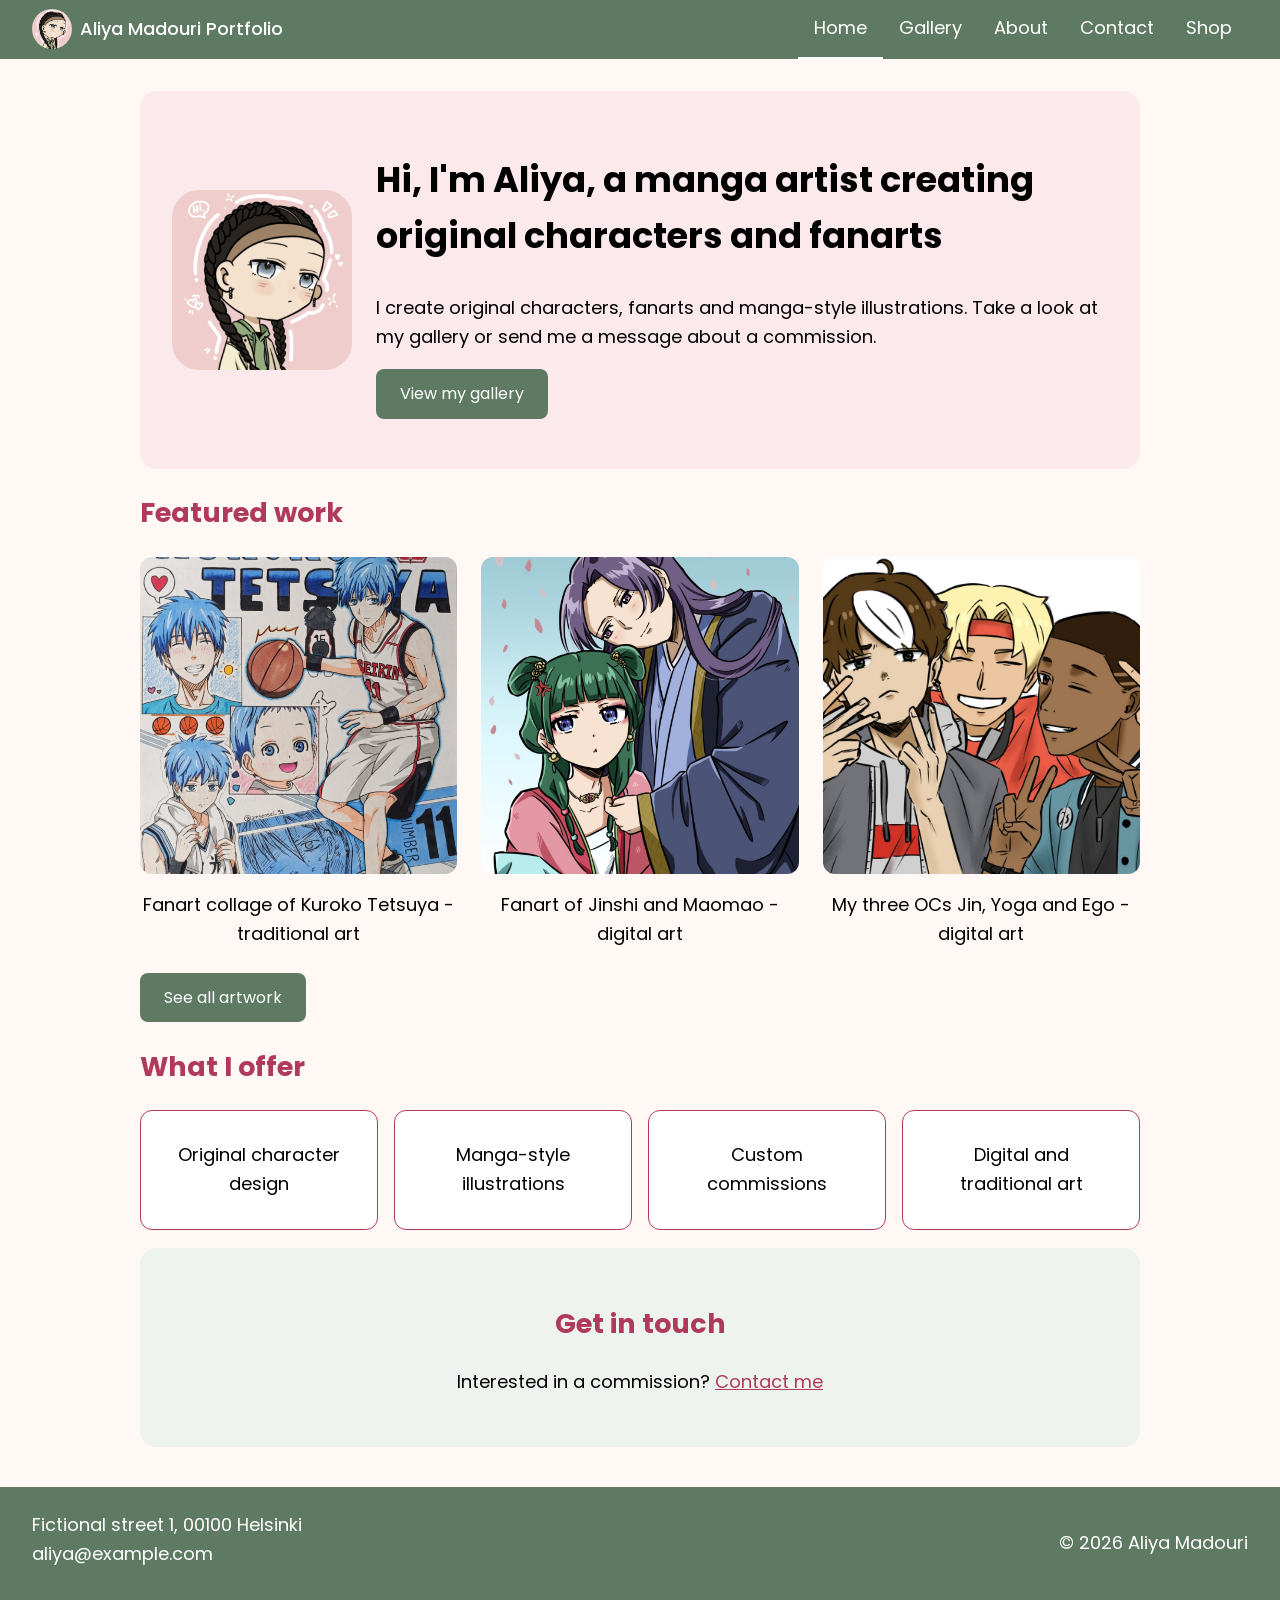
<file: index.html>
<!DOCTYPE html>
<html lang="en">
<head>
    <meta charset="UTF-8">
    <meta name="viewport" content="width=device-width, initial-scale=1.0">
    <title>Home - Aliya Madouri Portfolio</title>
    <link rel="preconnect" href="https://fonts.googleapis.com">
    <link rel="preconnect" href="https://fonts.gstatic.com" crossorigin>
    <link href="https://fonts.googleapis.com/css2?family=Poppins:wght@400;500&display=swap" rel="stylesheet">
    <link rel="stylesheet" href="styles.css">
</head>
<body>
    <header>
            <div class="navbar">
                <img src="images/pfp.png" alt="" class="pfp">
                <a href="index.html">Aliya Madouri Portfolio</a>
            </div>
            <nav aria-label="Main">
                <ul>
                    <li><a href="index.html" aria-current="page">Home</a></li>
                    <li><a href="gallery.html">Gallery</a></li>
                    <li><a href="about.html">About</a></li>
                    <li><a href="contact.html">Contact</a></li>
                    <li><a href="shop.html">Shop</a></li>
                </ul>
            </nav>
    </header>

    <main id="main">
        <section class="hero">
            <img src="images/pfp.png" alt="Illustrated portrait of Aliya" class="hero-photo">
            <div class="hero-text">
                <h1>Hi, I'm Aliya, a manga artist creating original characters and fanarts</h1>
                <p>I create original characters, fanarts and manga-style illustrations. Take a look at my gallery or send me a message about a commission.<p>
                <a href="gallery.html" class="button">View my gallery</a>
            </div>
        </section>

        <section class="work">
            <h2>Featured work</h2>
            <ul class="featured-grid">
                <li>
                    <figure>
                        <img src="images/knb.jpeg" alt="Kuroko Tetsuya fanart" width="400" height="400">
                        <figcaption>Fanart collage of Kuroko Tetsuya - traditional art</figcaption>
                    </figure>
                </li>
                <li>
                    <figure>
                        <img src="images/jinshixmaomao.jpg" alt="Jinshi and Maomao fanart" width="400" height="400">
                        <figcaption>Fanart of Jinshi and Maomao - digital art</figcaption>
                    </figure>
                </li>
                <li>
                    <figure>
                        <img src="images/ocs.jpg" alt="My OCs" width="400" height="400">
                        <figcaption>My three OCs Jin, Yoga and Ego - digital art</figcaption>
                    </figure>
                </li>  
            </ul>
            <a href="gallery.html" class="button">See all artwork</a>
        </section>

        <section class="offer">
            <h2>What I offer</h2>
            <ul>
                <li>Original character design</li>
                <li>Manga-style illustrations</li>
                <li>Custom commissions</li>
                <li>Digital and traditional art</li>
            </ul>
        </section>
        <section class="cta">
            <h2>Get in touch</h2>
            <p>Interested in a commission? <a href="contact.html" class="link_cta">Contact me</a></p>
        </section>
    </main>

    <footer>
        <address>
            Fictional street 1, 00100 Helsinki <br>
            <a href="mailto:aliya@example.com">aliya@example.com</a>
        </address>
        <p>&copy; 2026 Aliya Madouri</p>
    </footer>
</body>
</html>
</file>
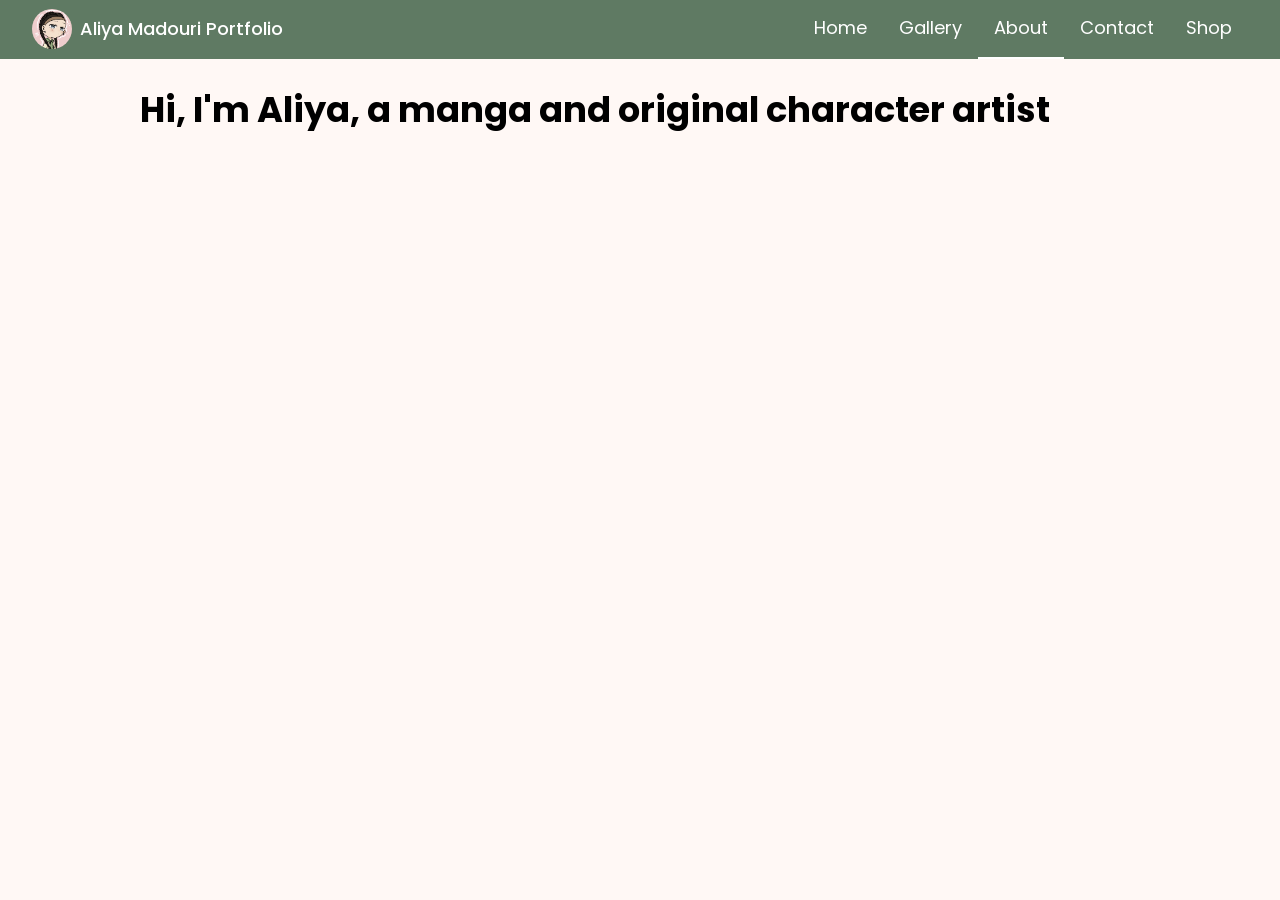
<file: about.html>
<!DOCTYPE html>
<html lang="en">
<head>
    <meta charset="UTF-8">
    <meta name="viewport" content="width=device-width, initial-scale=1.0">
    <title>About - Aliya Madouri Portfolio</title>
    <link rel="preconnect" href="https://fonts.googleapis.com">
    <link rel="preconnect" href="https://fonts.gstatic.com" crossorigin>
    <link href="https://fonts.googleapis.com/css2?family=Poppins:wght@400;500&display=swap" rel="stylesheet">
    <link rel="stylesheet" href="styles.css">
</head>
<body>
    <header>
            <div class="navbar">
                <img src="images/pfp.png" alt="" class="pfp">
                <a href="index.html">Aliya Madouri Portfolio</a>
            </div>
            <nav aria-label="Main">
                <ul>
                    <li><a href="index.html">Home</a></li>
                    <li><a href="gallery.html">Gallery</a></li>
                    <li><a href="about.html" aria-current="page">About</a></li>
                    <li><a href="contact.html">Contact</a></li>
                    <li><a href="shop.html">Shop</a></li>
                </ul>
            </nav>
    </header>

    <main id="main">
        <h1>Hi, I'm Aliya, a manga and original character artist</h1>
    </main>

</body>
</html>
</file>
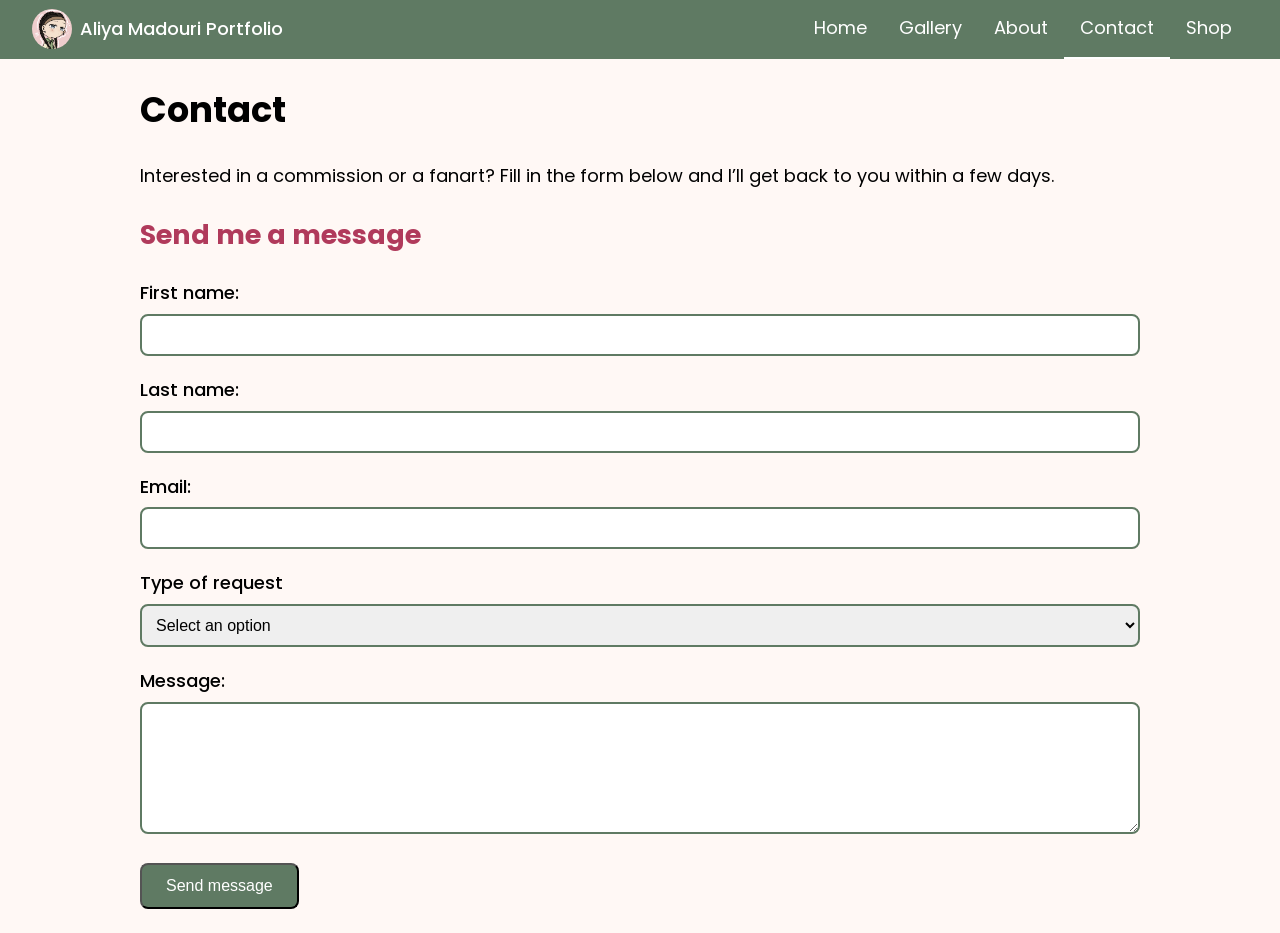
<file: contact.html>
<!DOCTYPE html>
<html lang="en">
<head>
    <meta charset="UTF-8">
    <meta name="viewport" content="width=device-width, initial-scale=1.0">
    <title>Contact - Aliya Madouri Portfolio</title>
    <link rel="preconnect" href="https://fonts.googleapis.com">
    <link rel="preconnect" href="https://fonts.gstatic.com" crossorigin>
    <link href="https://fonts.googleapis.com/css2?family=Poppins:wght@400;500&display=swap" rel="stylesheet">
    <link rel="stylesheet" href="styles.css">
</head>
<body>
    <header>
            <div class="navbar">
                <img src="images/pfp.png" alt="" class="pfp">
                <a href="index.html">Aliya Madouri Portfolio</a>
            </div>
            <nav aria-label="Main">
                <ul>
                    <li><a href="index.html">Home</a></li>
                    <li><a href="gallery.html">Gallery</a></li>
                    <li><a href="about.html">About</a></li>
                    <li><a href="contact.html" aria-current="page">Contact</a></li>
                    <li><a href="shop.html">Shop</a></li>
                </ul>
            </nav>
    </header>

    <main id="main">
        <h1>Contact</h1>
        <p>Interested in a commission or a fanart? Fill in the form below and I’ll get back to you within a few days.</p>
        <section>
            <h2>Send me a message</h2>
            <form action="#" id="contact_form"> 

                <div class="field">
                    <label for="fname">First name:</label>
                    <input type="text" id="fname" name="fname" required>
                </div>

                <div class="field">
                    <label for="lname">Last name:</label>
                    <input type="text" id="lname" name="lname" required>
                </div>

                <div class="field">
                    <label for="email">Email:</label>
                    <input type="email" id="email" name="email" required>
                </div>

                <div class="field">
                    <label for="request">Type of request</label>
                    <select name="request" id="request">
                        <option disabled selected value="">Select an option</option>
                        <option value="character">Original character</option>
                        <option value="fanart">Fanart</option>
                        <option value="Other">Other</option>
                    </select>
                </div>

                <div class="field">
                    <label for="message">Message: </label>
                    <textarea name="message" id="message" rows="6" required></textarea>
                </div>

                <button type="submit" class="button">Send message</button>
                <p id="form-status" role="status"></p>
            </form>
        </section>
    </main>
<script src="script.js"></script>
</body>
</html>
</file>
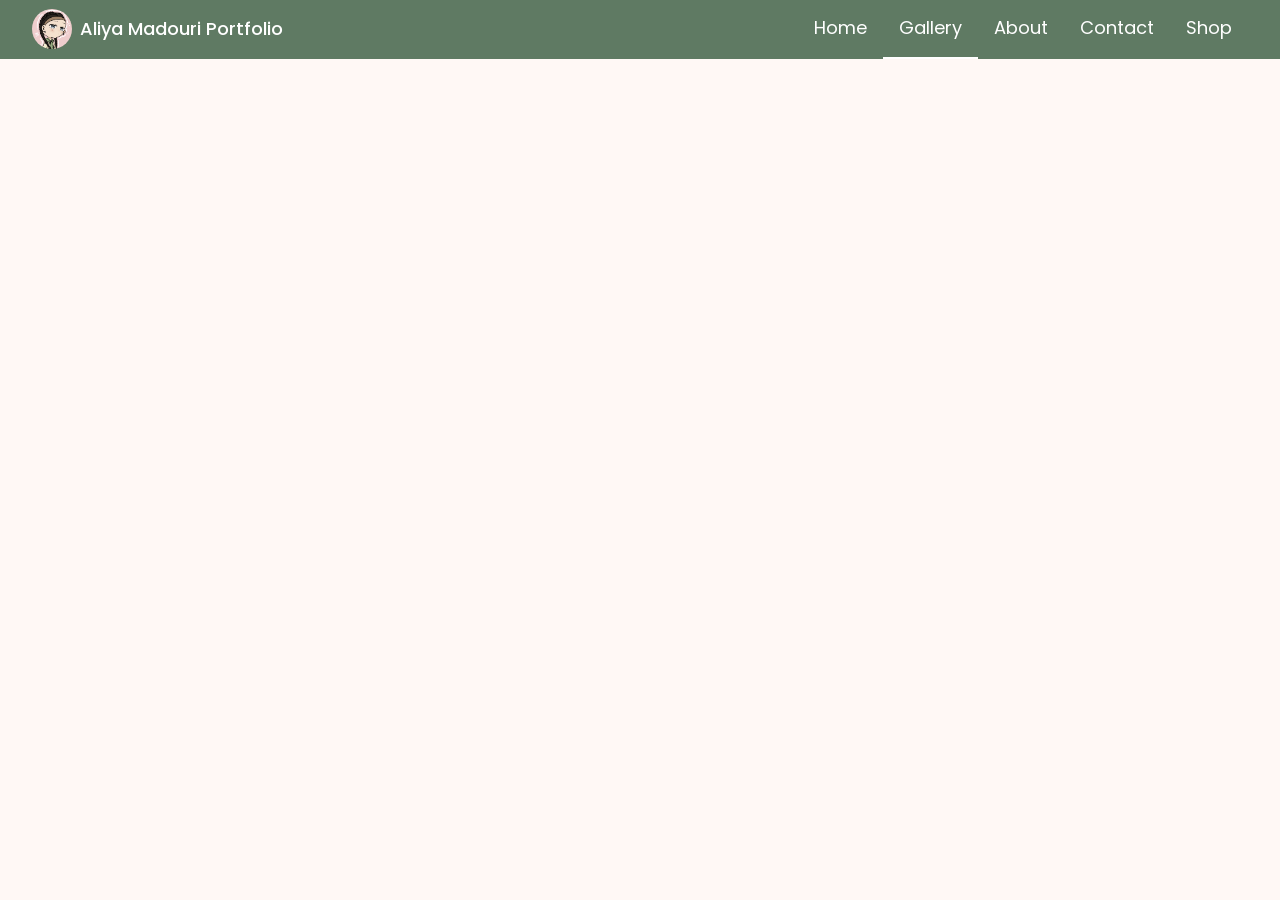
<file: gallery.html>
<!DOCTYPE html>
<html lang="en">
<head>
    <meta charset="UTF-8">
    <meta name="viewport" content="width=device-width, initial-scale=1.0">
    <title>Gallery - Aliya Madouri Portfolio</title>
    <link rel="preconnect" href="https://fonts.googleapis.com">
    <link rel="preconnect" href="https://fonts.gstatic.com" crossorigin>
    <link href="https://fonts.googleapis.com/css2?family=Poppins:wght@400;500&display=swap" rel="stylesheet">
    <link rel="stylesheet" href="styles.css">
</head>
<body>
    <header>
            <div class="navbar">
                <img src="images/pfp.png" alt="" class="pfp">
                <a href="index.html">Aliya Madouri Portfolio</a>
            </div>
            <nav aria-label="Main">
                <ul>
                    <li><a href="index.html">Home</a></li>
                    <li><a href="gallery.html" aria-current="page">Gallery</a></li>
                    <li><a href="about.html">About</a></li>
                    <li><a href="contact.html">Contact</a></li>
                    <li><a href="shop.html">Shop</a></li>
                </ul>
            </nav>
    </header>
<!--
    <main id="main">
        <h1>Hi, I'm Aliya, a manga and original character artist</h1>
    </main>
-->
</body>
</html>
</file>
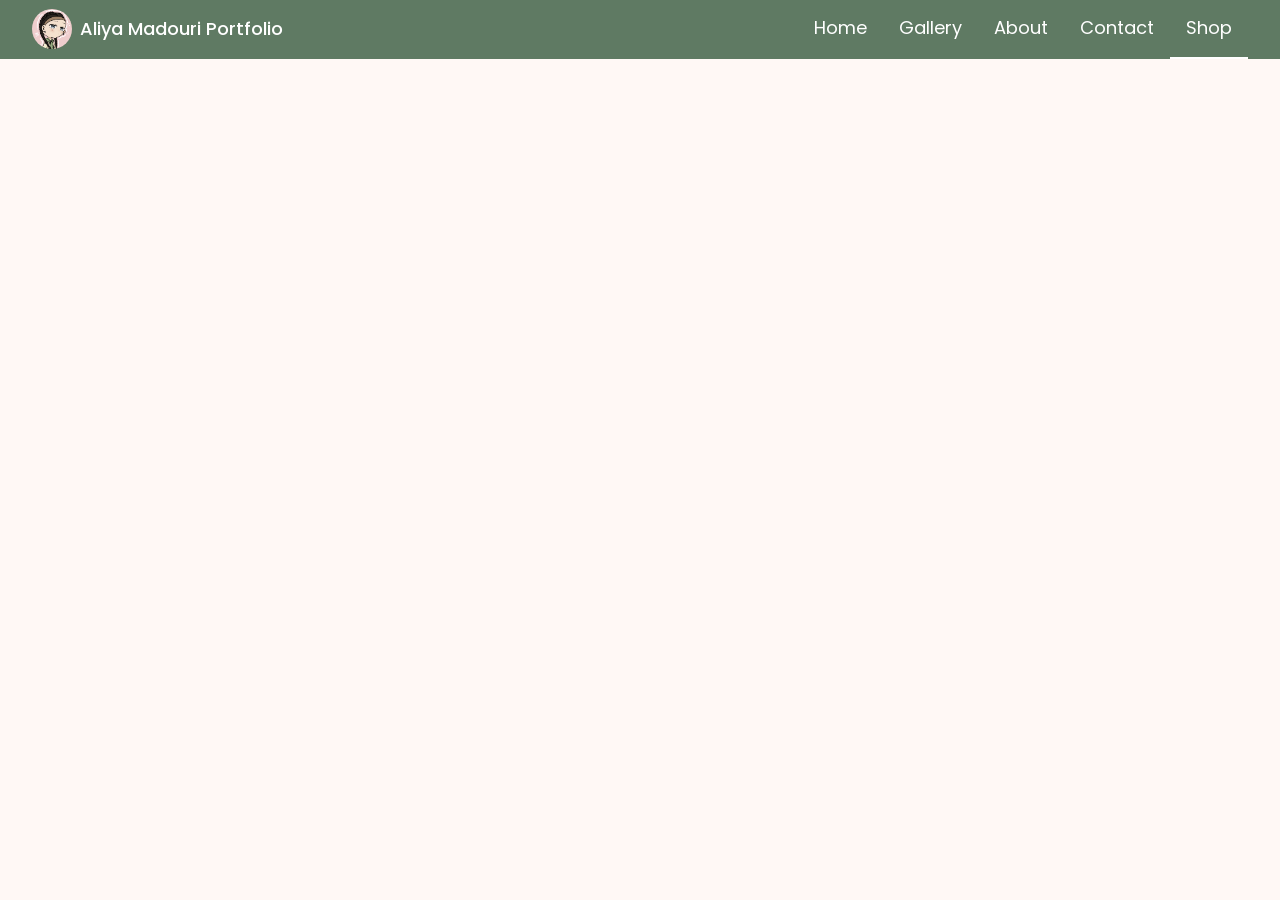
<file: shop.html>
<!DOCTYPE html>
<html lang="en">
<head>
    <meta charset="UTF-8">
    <meta name="viewport" content="width=device-width, initial-scale=1.0">
    <title>Shop - Aliya Madouri Portfolio</title>
    <link rel="preconnect" href="https://fonts.googleapis.com">
    <link rel="preconnect" href="https://fonts.gstatic.com" crossorigin>
    <link href="https://fonts.googleapis.com/css2?family=Poppins:wght@400;500&display=swap" rel="stylesheet">
    <link rel="stylesheet" href="styles.css">
</head>
<body>
    <header>
            <div class="navbar">
                <img src="images/pfp.png" alt="" class="pfp">
                <a href="index.html">Aliya Madouri Portfolio</a>
            </div>
            <nav aria-label="Main">
                <ul>
                    <li><a href="index.html">Home</a></li>
                    <li><a href="gallery.html">Gallery</a></li>
                    <li><a href="about.html">About</a></li>
                    <li><a href="contact.html">Contact</a></li>
                    <li><a href="shop.html"aria-current="page">Shop</a></li>
                </ul>
            </nav>
    </header>
<!--
    <main id="main">
        <h1>Hi, I'm Aliya, a manga and original character artist</h1>
    </main>
-->
</body>
</html>
</file>
<file: styles.css>
body {
  background-color: #FFF8F5;
  margin: 0;
  font-family: "Poppins", Arial, sans-serif;
  font-size: 1.125rem;
  line-height: 1.6;
}

h1 {
  font-size: 2.2rem;
}

header {
  background-color: #5F7A63;
  display: flex;
  justify-content: space-between;
  align-items: center;
  flex-wrap: wrap;
  padding: 0 32px;
}

main {
  padding: 0 32px;
  max-width: 1000px;
  margin: 0 auto;
}

nav ul {
  list-style-type: none;
  margin: 0;
  padding: 0;
  display: flex;
}

nav a {
  display: block;
  color: white;
  text-align: center;
  padding: 14px 16px;
  text-decoration: none;
}

nav a:hover {
  background-color: #455a48;
}

nav a[aria-current="page"] {
  border-bottom: 2px solid white;
}

.pfp {
    width: 40px;
    height: 40px;
    object-fit: cover;
    border-radius: 50%;
}

.navbar {
  display: flex;
  align-items: center;
  gap: 8px;
}

.navbar a{
  color: white;
  text-decoration: none;
  font-weight: 500;
}

.button {
  display: inline-block;
  text-decoration: none;
  background-color: #5F7A63;
  color: white;
  padding: 12px 24px;
  font-size: 16px;
  border-radius: 8px;
  cursor: pointer;
}

.button:hover {
  background-color: #455a48;
}

.hero {
  background-color: #FBE9EC;
  border-radius: 16px;
  display: flex;
  align-items: center;
  gap: 24px;
  flex-wrap: wrap;
  padding: 32px;
  margin-top: 32px;
}

.hero-photo {
  width: 180px;
  height: 180px;
  object-fit: cover;
  border-radius: 15%;
}

.hero-text {
  flex: 1;
  min-width: 250px;
}

footer {
  display: flex;
  justify-content: space-between;
  align-items: flex-start;
  flex-wrap: wrap;
  gap: 16px;
  padding: 24px 32px;
  background-color: #5F7A63;
  color: white;
}

footer address {
  font-style: normal;
}

footer a {
  color: white;
  text-decoration: none;
}

.cta {
  background-color: #EEF3EF;
  text-align: center;
  border-radius: 16px;
  padding: 32px;
  margin-bottom: 40px;
}

.link_cta {
  color: #B03A5B;
}

.link_cta:hover {
  color: #8A2D45;
  text-decoration-thickness: 2px;
}

main h2 {
  color: #B03A5B;
}

.offer ul {
  list-style: none;
  padding: 0;
  display: grid;
  grid-template-columns: repeat(auto-fit, minmax(200px, 1fr));
  gap: 16px;
}

.offer li {
  background-color: white;
  border: 1px solid #F0D9DE;
  border-radius: 12px;
  border-color: #B03A5B;
  padding: 30px;
  text-align: center;
}

.featured {
  margin-bottom: 40px;
}

.featured-grid {
  list-style: none;
  padding: 0;
  display: grid;
  grid-template-columns: repeat(auto-fit, minmax(220px, 1fr));
  gap: 24px;
  margin-bottom: 24px;
}

.featured-grid figure {
  margin: 0;
}

.featured-grid img {
  width: 100%;
  height: auto;
  aspect-ratio: 1 / 1;
  object-fit: cover;
  border-radius: 12px;
}

.featured-grid figcaption {
  margin-top: 8px;
  text-align: center;
}

.field {
  margin-bottom: 20px;
}

label {
  display: block;
  margin-bottom: 6px;
  font-weight: 500;
}

input,
select,
textarea {
  width: 100%;
  padding: 10px;
  font-size: 1rem;
  border: 2px solid #5F7A63;
  border-radius: 8px;
  box-sizing: border-box;
}
</file>
